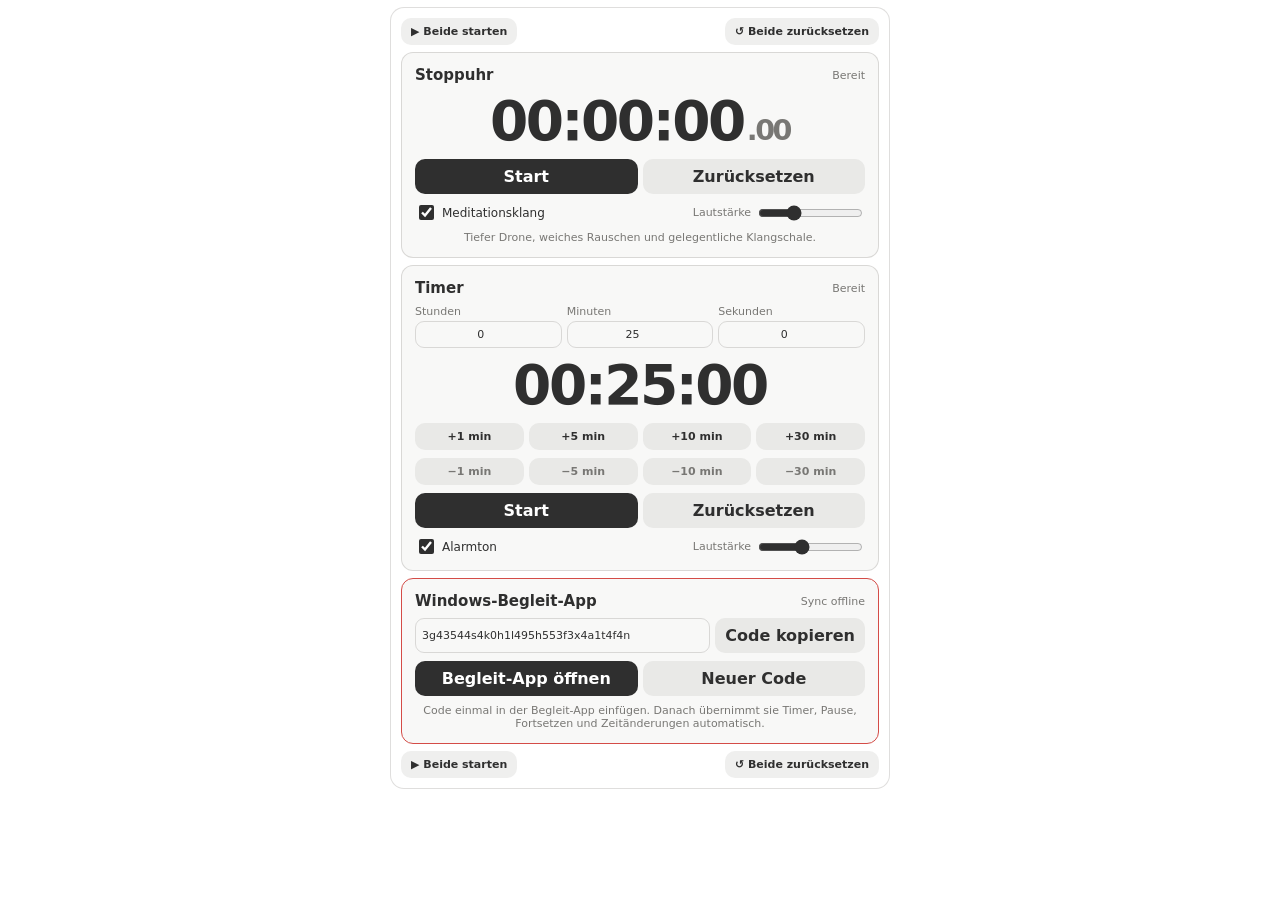
<file: index.html>
<!DOCTYPE html>
<html lang="de">
<head>
  <meta charset="UTF-8">
  <meta name="viewport" content="width=device-width, initial-scale=1.0">
  <title>Notion Lern-Timer</title>
  <link rel="stylesheet" href="widget.css">
</head>
<body>
  <main class="widget">
    <div class="master-row">
      <button class="soft master-toggle" type="button">▶ Beide starten</button>
      <button class="soft master-reset" type="button">↺ Beide zurücksetzen</button>
    </div>

    <section class="card">
      <div class="head"><h2>Stoppuhr</h2><span class="status" id="swStatus">Bereit</span></div>
      <div class="display"><span id="swMain">00:00:00</span><span class="fraction" id="swFraction">.00</span></div>
      <div class="controls">
        <button class="primary" id="swToggle" type="button">Start</button>
        <button class="soft" id="swReset" type="button">Zurücksetzen</button>
      </div>
      <div class="setting-row">
        <label class="toggle"><input id="meditationEnabled" type="checkbox" checked>Meditationsklang</label>
        <span class="volume">Lautstärke <input id="meditationVolume" type="range" min="0" max="0.32" step="0.005" value="0.10"></span>
      </div>
      <p class="note">Tiefer Drone, weiches Rauschen und gelegentliche Klangschale.</p>
    </section>

    <section class="card" id="timerCard">
      <div class="head"><h2>Timer</h2><span class="status" id="timerStatus">Bereit</span></div>
      <div class="inputs">
        <label class="field">Stunden<input id="hours" type="number" min="0" max="99" value="0"></label>
        <label class="field">Minuten<input id="minutes" type="number" min="0" max="59" value="25"></label>
        <label class="field">Sekunden<input id="seconds" type="number" min="0" max="59" value="0"></label>
      </div>
      <div class="display timer-display" id="timerDisplay">00:25:00</div>
      <div class="adjust-row">
        <button data-minutes="1">+1 min</button><button data-minutes="5">+5 min</button><button data-minutes="10">+10 min</button><button data-minutes="30">+30 min</button>
      </div>
      <div class="adjust-row negative">
        <button data-minutes="-1">−1 min</button><button data-minutes="-5">−5 min</button><button data-minutes="-10">−10 min</button><button data-minutes="-30">−30 min</button>
      </div>
      <div class="controls">
        <button class="primary" id="timerToggle" type="button">Start</button>
        <button class="soft" id="timerReset" type="button">Zurücksetzen</button>
        <button class="alarm-stop" id="alarmStop" type="button">Alarm stoppen</button>
      </div>
      <div class="setting-row">
        <label class="toggle"><input id="alarmEnabled" type="checkbox" checked>Alarmton</label>
        <span class="volume">Lautstärke <input id="alarmVolume" type="range" min="0" max="0.35" step="0.01" value="0.14"></span>
      </div>
    </section>

    <section class="sync-card">
      <div class="head"><h2>Windows-Begleit-App</h2><span class="status" id="syncStatus">Warte auf App</span></div>
      <div class="code-row">
        <input id="syncCode" type="text" readonly aria-label="Sync-Code">
        <button class="soft" id="copyCode" type="button">Code kopieren</button>
      </div>
      <div class="sync-actions">
        <a class="button-link primary" href="companion.html" target="_blank" rel="noopener">Begleit-App öffnen</a>
        <button class="soft" id="newCode" type="button">Neuer Code</button>
      </div>
      <p class="note">Code einmal in der Begleit-App einfügen. Danach übernimmt sie Timer, Pause, Fortsetzen und Zeitänderungen automatisch.</p>
    </section>

    <div class="master-row">
      <button class="soft master-toggle" type="button">▶ Beide starten</button>
      <button class="soft master-reset" type="button">↺ Beide zurücksetzen</button>
    </div>
  </main>
  <script src="widget.js"></script>
</body>
</html>
</file>
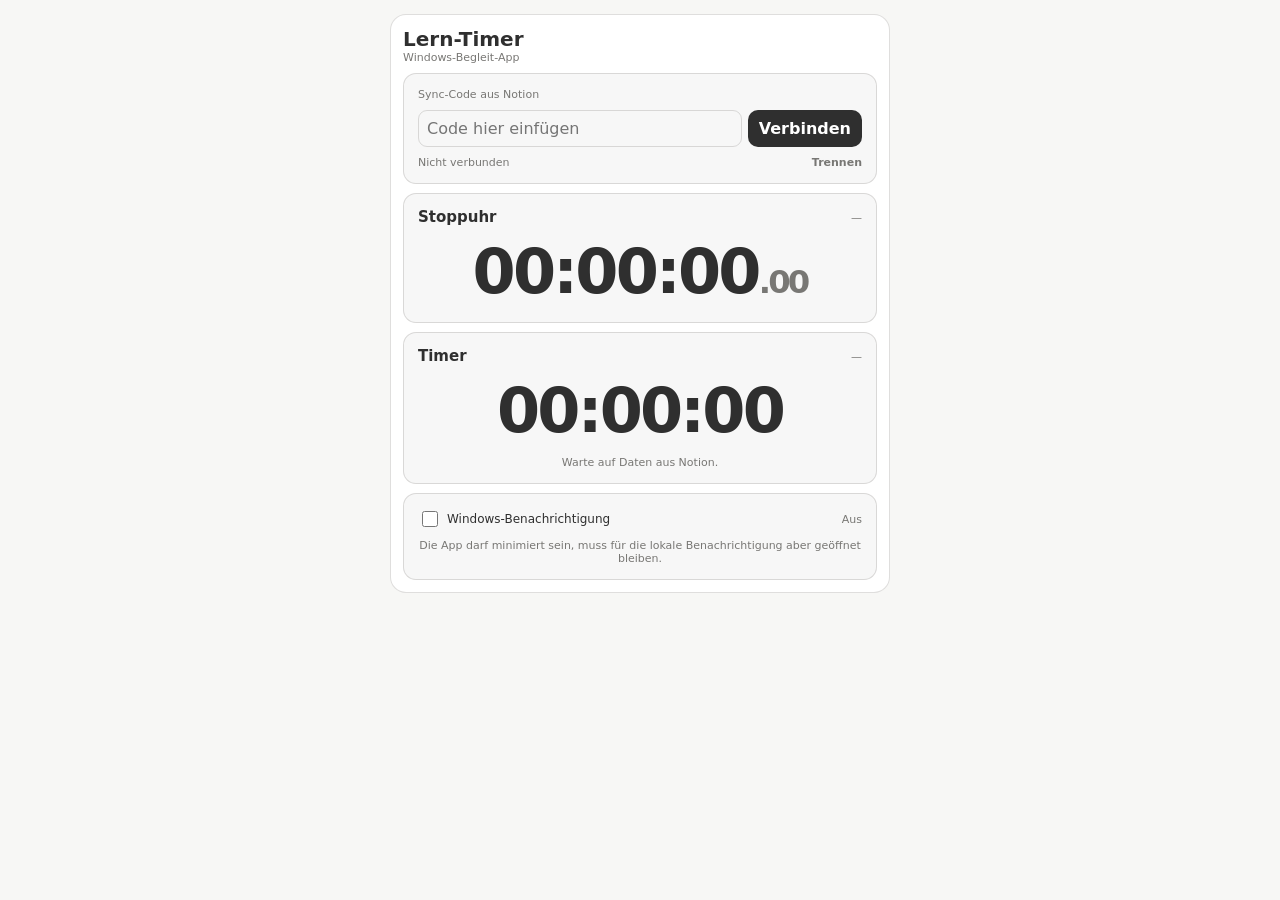
<file: companion.html>
<!DOCTYPE html>
<html lang="de">
<head>
  <meta charset="UTF-8"><meta name="viewport" content="width=device-width,initial-scale=1.0"><meta name="theme-color" content="#2f2f2f">
  <title>Lern-Timer Begleit-App</title>
  <link rel="manifest" href="manifest.webmanifest"><link rel="icon" href="icon-192.png"><link rel="stylesheet" href="companion.css">
</head>
<body>
  <main class="app">
    <header><div><h1>Lern-Timer</h1><p>Windows-Begleit-App</p></div><button class="soft hidden" id="installButton">App installieren</button></header>
    <section class="connect-card">
      <label>Sync-Code aus Notion</label>
      <div class="connect-row"><input id="codeInput" type="text" autocomplete="off" placeholder="Code hier einfügen"><button class="primary" id="connectButton">Verbinden</button></div>
      <div class="head"><span class="status" id="connectionStatus">Nicht verbunden</span><button class="link-button" id="disconnectButton">Trennen</button></div>
    </section>
    <section class="card"><div class="head"><h2>Stoppuhr</h2><span class="status" id="swStatus">—</span></div><div class="display"><span id="swMain">00:00:00</span><span class="fraction" id="swFraction">.00</span></div></section>
    <section class="card"><div class="head"><h2>Timer</h2><span class="status" id="timerStatus">—</span></div><div class="display" id="timerDisplay">00:00:00</div><p class="note" id="durationInfo">Warte auf Daten aus Notion.</p></section>
    <section class="notify-card">
      <div class="head"><label class="toggle"><input id="notifyEnabled" type="checkbox">Windows-Benachrichtigung</label><span class="status" id="notifyStatus">Aus</span></div>
      <p class="note">Die App darf minimiert sein, muss für die lokale Benachrichtigung aber geöffnet bleiben.</p>
    </section>
  </main>
  <script src="companion.js"></script>
</body>
</html>
</file>
<file: widget.css>
:root{color-scheme:light dark;--bg:rgba(255,255,255,.95);--card:rgba(55,53,47,.035);--text:#2f2f2f;--muted:#787774;--border:rgba(55,53,47,.16);--button:#2f2f2f;--buttonText:#fff;--soft:rgba(55,53,47,.08);--danger:#d44c47}
@media(prefers-color-scheme:dark){:root{--bg:rgba(32,32,32,.96);--card:rgba(255,255,255,.035);--text:#f2f2f2;--muted:#aaa;--border:rgba(255,255,255,.14);--button:#f2f2f2;--buttonText:#222;--soft:rgba(255,255,255,.10)}}
*{box-sizing:border-box}html,body{width:100%;min-height:100%;margin:0;background:transparent;font-family:Inter,system-ui,-apple-system,"Segoe UI",sans-serif}body{display:grid;place-items:center;padding:7px;color:var(--text)}.widget{width:min(100%,500px);display:flex;flex-direction:column;gap:7px;padding:10px;border:1px solid var(--border);border-radius:14px;background:var(--bg)}.master-row,.head,.setting-row{display:flex;align-items:center;justify-content:space-between;gap:8px}.card,.sync-card{display:flex;flex-direction:column;gap:8px;padding:13px;border:1px solid var(--border);border-radius:12px;background:var(--card)}h2{margin:0;font-size:15px}.status,.note,.field{color:var(--muted);font-size:11px}.note{margin:0;text-align:center}.display{padding:2px 0;text-align:center;font-size:clamp(34px,9vw,55px);font-weight:700;line-height:1;letter-spacing:-.045em;font-variant-numeric:tabular-nums}.fraction{margin-left:3px;color:var(--muted);font-size:.52em}.controls,.inputs,.adjust-row,.sync-actions{display:grid;gap:5px}.controls{grid-template-columns:1fr 1fr}.inputs{grid-template-columns:repeat(3,1fr)}.adjust-row{grid-template-columns:repeat(4,1fr)}.sync-actions{grid-template-columns:1fr 1fr}.field{display:flex;flex-direction:column;gap:3px}button,input{font:inherit}button,.button-link{border:0;border-radius:10px;padding:8px 10px;font-weight:650;cursor:pointer;text-decoration:none;text-align:center}.primary{color:var(--buttonText);background:var(--button)}.soft,.adjust-row button{color:var(--text);background:var(--soft)}button:active,.button-link:active{transform:scale(.98)}button:disabled{opacity:.45;cursor:not-allowed}.master-toggle,.master-reset{font-size:11px;padding:7px 10px}.adjust-row button{padding:7px 3px;font-size:11px}.negative button{color:var(--muted)}input[type=number],input[type=text]{width:100%;padding:6px;border:1px solid var(--border);border-radius:9px;outline:none;color:var(--text);background:transparent;text-align:center;font-variant-numeric:tabular-nums}input[type=range]{width:105px;accent-color:var(--text)}input[type=checkbox]{width:15px;height:15px;accent-color:var(--text)}.toggle,.volume{display:inline-flex;align-items:center;gap:5px;font-size:12px}.volume{color:var(--muted);font-size:11px}.alarm-stop{display:none;grid-column:1/-1;color:#fff;background:var(--danger)}.finished .timer-display{color:var(--danger)}.code-row{display:grid;grid-template-columns:1fr auto;gap:5px}.code-row input{font-size:11px;text-align:left}.sync-card.connected{border-color:#3f8f5f}.sync-card.error{border-color:var(--danger)}
@media(max-width:420px){.card,.sync-card{padding:11px}.setting-row{align-items:flex-start;flex-direction:column;gap:5px}input[type=range]{width:150px}.code-row,.sync-actions{grid-template-columns:1fr}}
</file>
<file: companion.css>
:root{color-scheme:light dark;--page:#f7f7f5;--bg:#fff;--card:rgba(55,53,47,.04);--text:#2f2f2f;--muted:#787774;--border:rgba(55,53,47,.16);--button:#2f2f2f;--buttonText:#fff;--soft:rgba(55,53,47,.08);--ok:#3f8f5f;--danger:#d44c47}@media(prefers-color-scheme:dark){:root{--page:#191919;--bg:#202020;--card:rgba(255,255,255,.04);--text:#f2f2f2;--muted:#aaa;--border:rgba(255,255,255,.14);--button:#f2f2f2;--buttonText:#222;--soft:rgba(255,255,255,.1)}}*{box-sizing:border-box}html,body{min-width:320px;min-height:100%;margin:0;background:var(--page);color:var(--text);font-family:Inter,system-ui,-apple-system,"Segoe UI",sans-serif}body{display:grid;place-items:start center;padding:14px}.app{width:min(100%,500px);display:flex;flex-direction:column;gap:9px;padding:12px;border:1px solid var(--border);border-radius:16px;background:var(--bg)}header,.head{display:flex;align-items:center;justify-content:space-between;gap:8px}h1,h2,p{margin:0}h1{font-size:20px}header p,.status,.note,.connect-card label{color:var(--muted);font-size:11px}h2{font-size:15px}.card,.connect-card,.notify-card{display:flex;flex-direction:column;gap:9px;padding:14px;border:1px solid var(--border);border-radius:13px;background:var(--card)}.connect-row{display:grid;grid-template-columns:1fr auto;gap:6px}.display{text-align:center;font-size:clamp(38px,12vw,62px);font-weight:700;letter-spacing:-.045em;font-variant-numeric:tabular-nums}.fraction{font-size:.52em;color:var(--muted)}button,input{font:inherit}button{border:0;border-radius:10px;padding:8px 11px;font-weight:650;cursor:pointer}.primary{background:var(--button);color:var(--buttonText)}.soft{background:var(--soft);color:var(--text)}input[type=text]{width:100%;padding:8px;border:1px solid var(--border);border-radius:9px;background:transparent;color:var(--text);outline:none}input[type=checkbox]{width:16px;height:16px;accent-color:var(--text)}.toggle{display:inline-flex;align-items:center;gap:6px;font-size:12px}.link-button{padding:0;background:transparent;color:var(--muted);font-size:11px}.note{text-align:center}.connected{color:var(--ok)}.error{color:var(--danger)}.hidden{display:none}@media(max-width:420px){body{padding:7px}.app{padding:9px}.connect-row{grid-template-columns:1fr}}
</file>
